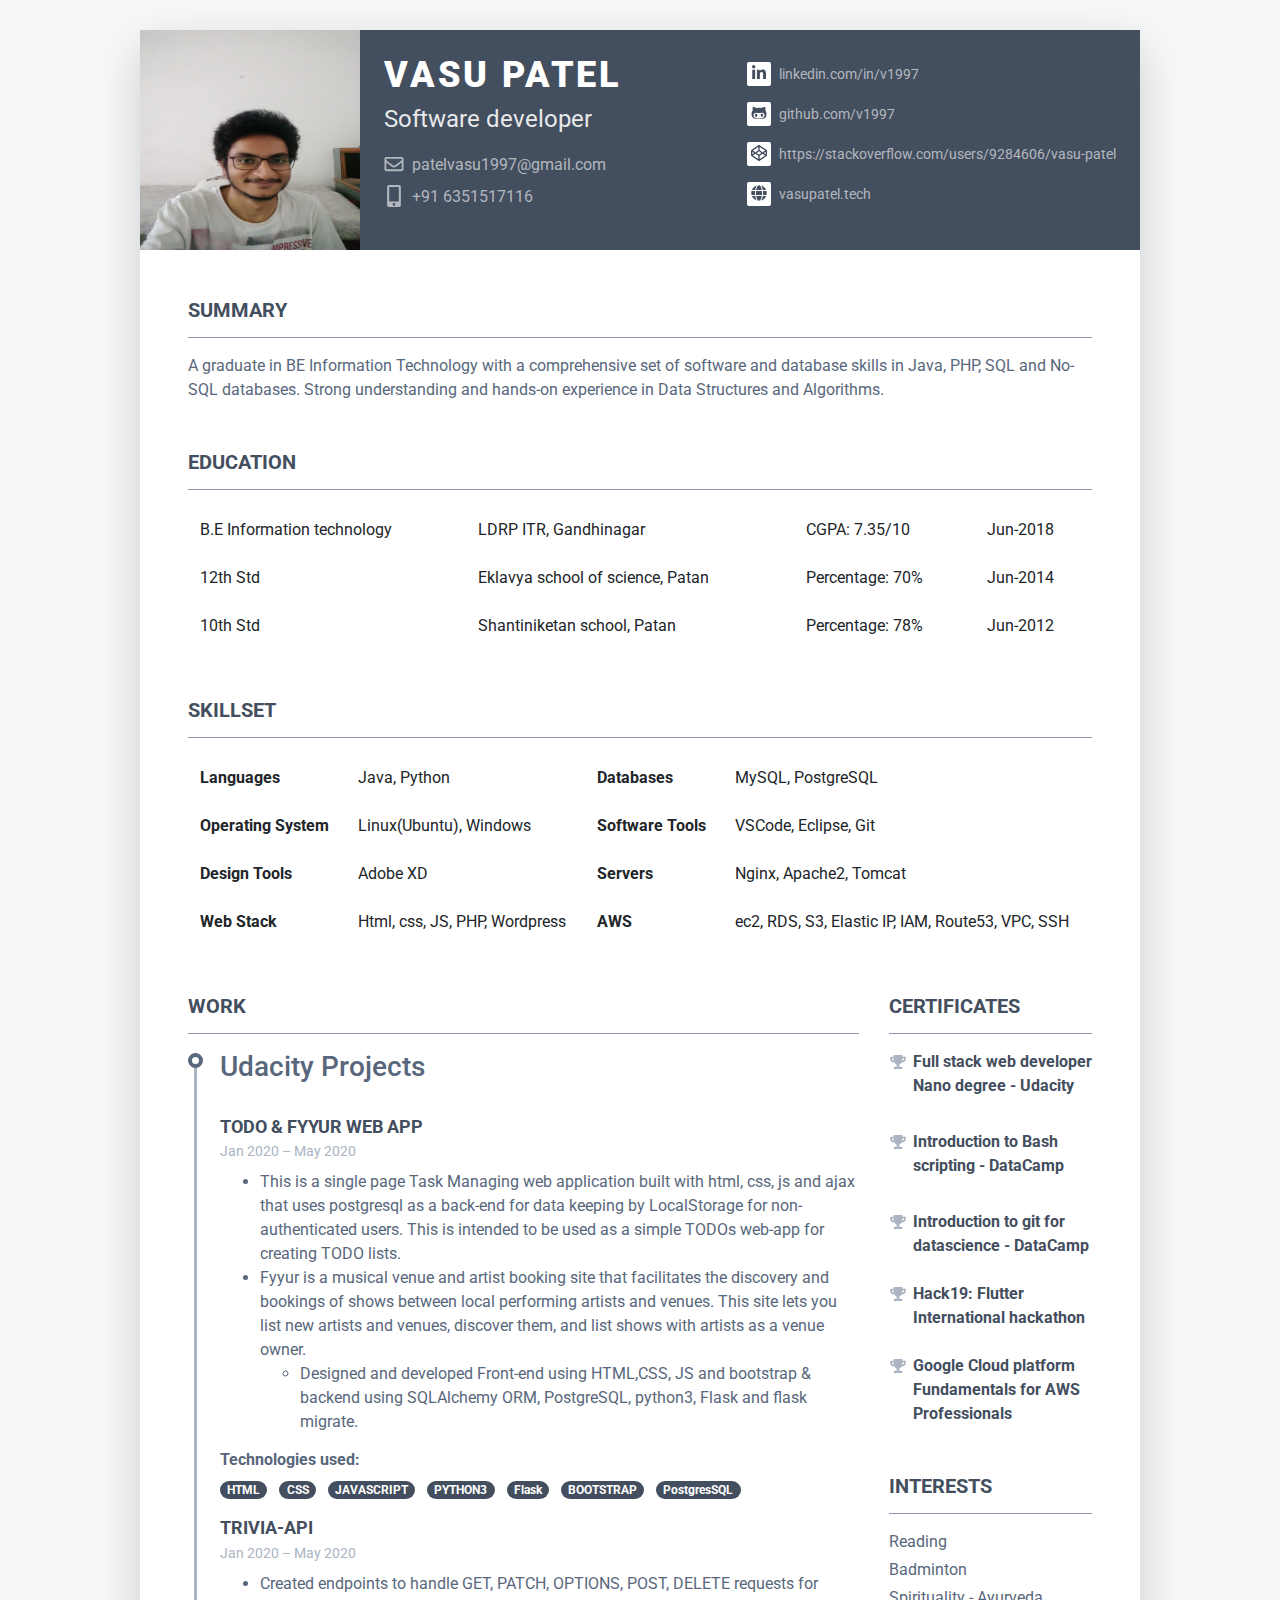
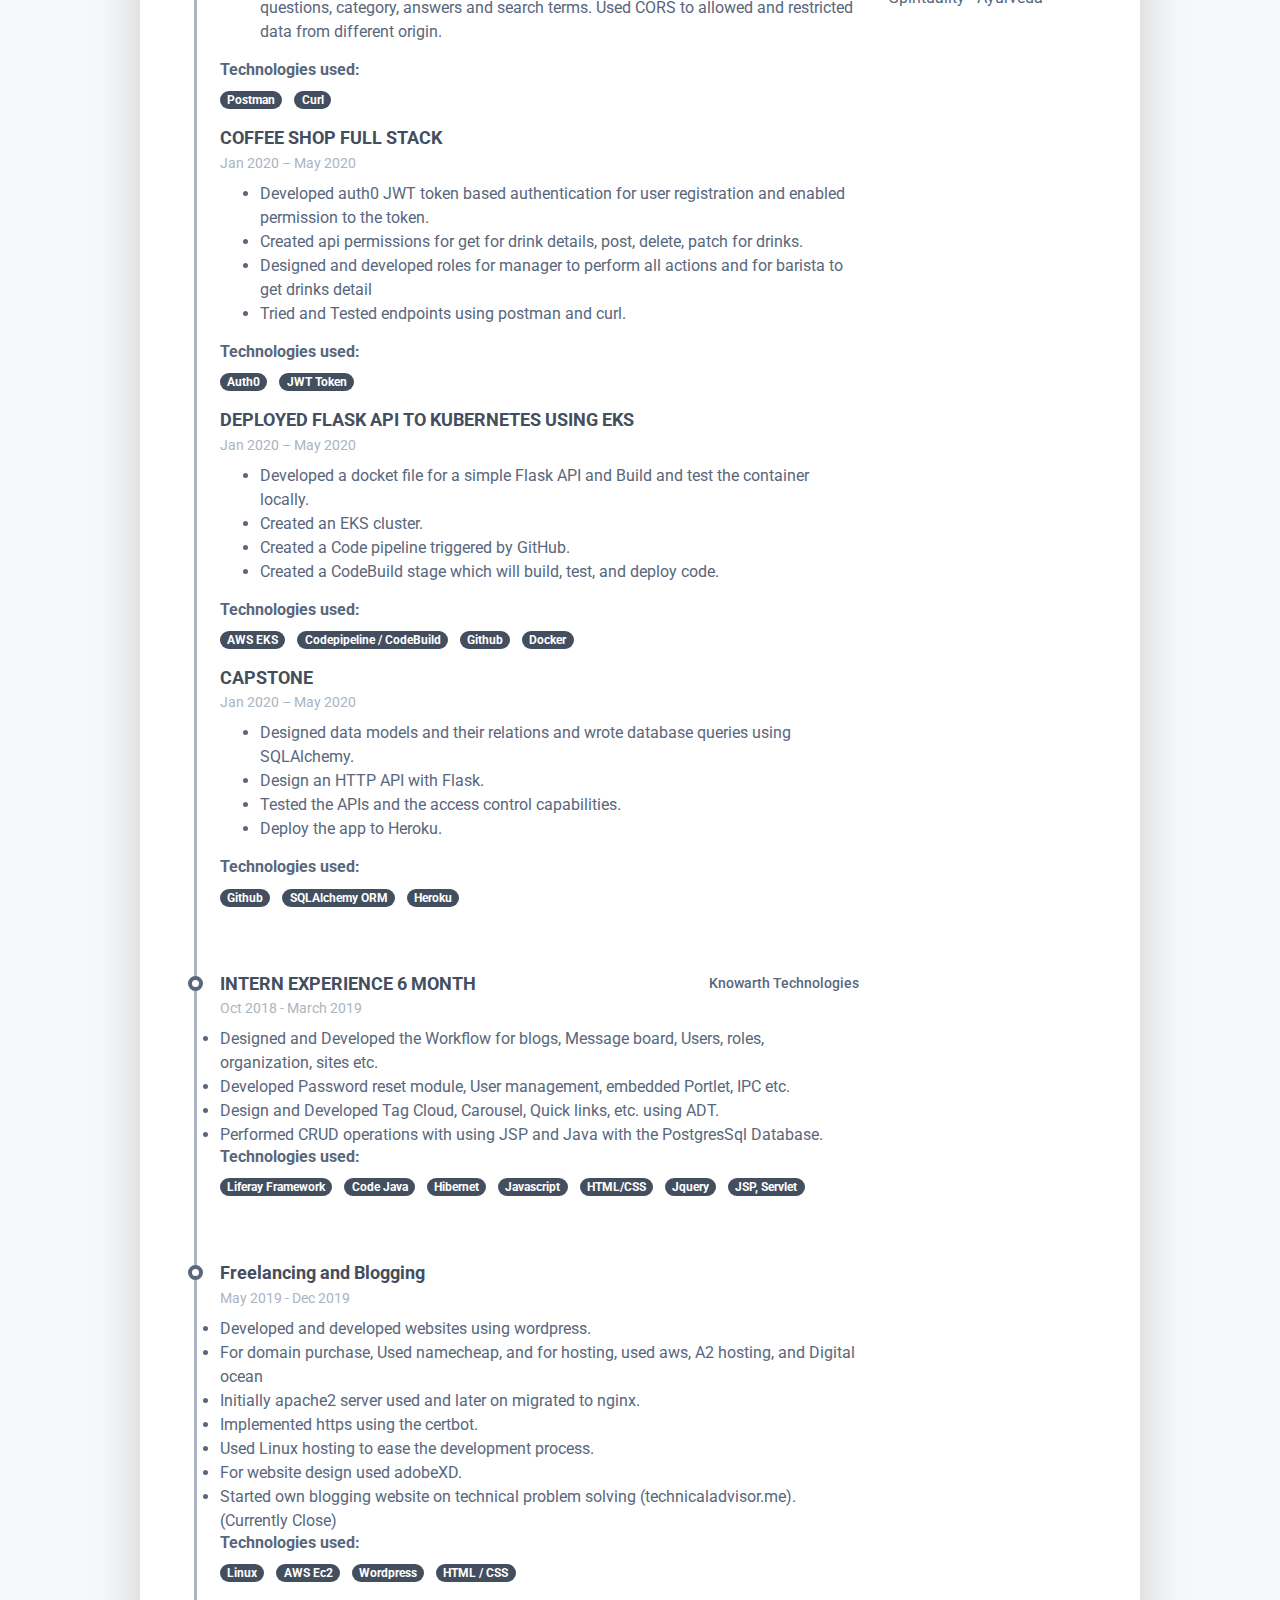
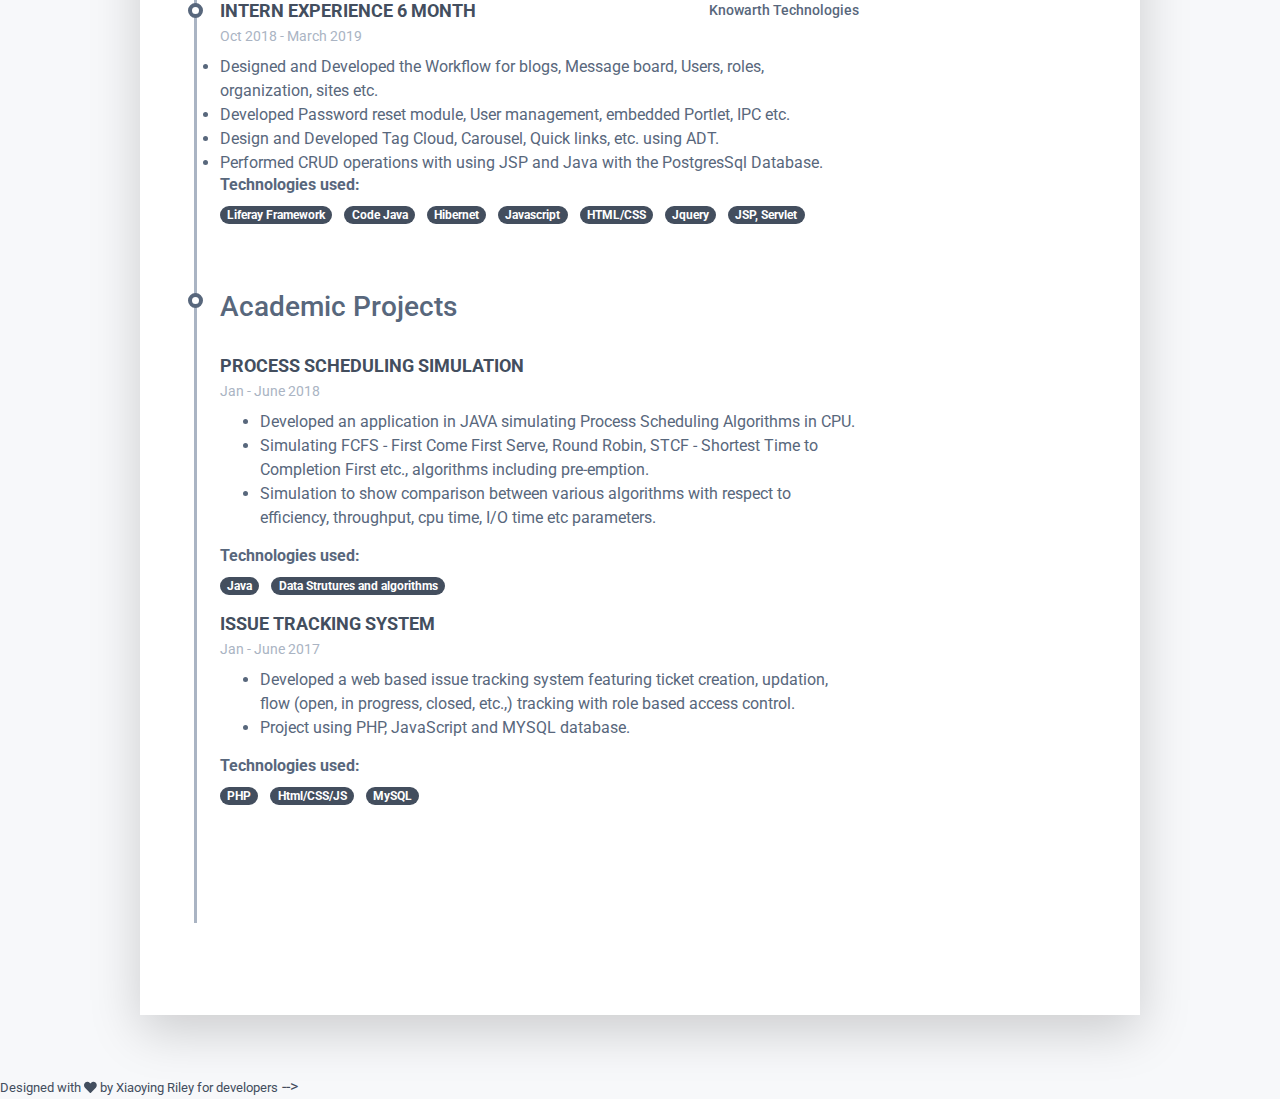
<file: index.html>
<!DOCTYPE html>
<html lang="en"> 
<head>
    <title>Vasu - resume</title>
    
    <!-- Meta -->
    <meta charset="utf-8">
    <meta http-equiv="X-UA-Compatible" content="IE=edge">
    <meta name="viewport" content="width=device-width, initial-scale=1.0">
    <meta name="description" content="Responsive Resume Template">
    <meta name="author" content="Xiaoying Riley at 3rd Wave Media">    
    <link rel="shortcut icon" href="favicon.ico"> 
    
    <!-- Google Font -->
    <link href="https://fonts.googleapis.com/css?family=Roboto:300,400,500,700,900" rel="stylesheet">
    
    <!-- FontAwesome JS-->
	<script defer src="assets/fontawesome/js/all.min.js"></script>
       
    <!-- Theme CSS -->  
    <link id="theme-style" rel="stylesheet" href="assets/css/pillar-1.css">


</head> 

<body>	

    <article class="resume-wrapper text-center position-relative">
	    <div class="resume-wrapper-inner mx-auto text-left bg-white shadow-lg">
		    <header class="resume-header pt-4 pt-md-0">
			    <div class="media flex-column flex-md-row">
				    <img class="mr-3 img-fluid picture mx-auto" src="assets/images/profile1.jpg" style="max-height: 220px;" alt="">
				    <div class="media-body p-4 d-flex flex-column flex-md-row mx-auto mx-lg-0">
					    <div class="primary-info">
						    <h1 class="name mt-0 mb-1 text-white text-uppercase text-uppercase">Vasu Patel</h1>
						    <div class="title mb-3">Software developer</div>
						    <ul class="list-unstyled">
							    <li class="mb-2"><a href="#"><i class="far fa-envelope fa-fw mr-2" data-fa-transform="grow-3"></i>patelvasu1997@gmail.com</a></li>
							    <li><a href="#"><i class="fas fa-mobile-alt fa-fw mr-2" data-fa-transform="grow-6"></i>+91 6351517116</a></li>
						    </ul>
					    </div><!--//primary-info-->
					    <div class="secondary-info ml-md-auto mt-2">
						    <ul class="resume-social list-unstyled">
				                <li class="mb-3"><a href="#"><span class="fa-container text-center mr-2"><i class="fab fa-linkedin-in fa-fw"></i></span>linkedin.com/in/v1997</a></li>
				                <li class="mb-3"><a href="#"><span class="fa-container text-center mr-2"><i class="fab fa-github-alt fa-fw"></i></span>github.com/v1997</a></li>
				                <li class="mb-3"><a href="#"><span class="fa-container text-center mr-2"><i class="fab fa-codepen fa-fw"></i></span>https://stackoverflow.com/users/9284606/vasu-patel</a></li>
				                <li><a href="#"><span class="fa-container text-center mr-2"><i class="fas fa-globe"></i></span>vasupatel.tech</a></li>
						    </ul>
					    </div><!--//secondary-info-->
					    
				    </div><!--//media-body-->
			    </div><!--//media-->
		    </header>
		    <div class="resume-body p-5">
			    <section class="resume-section summary-section mb-5">
				    <h2 class="resume-section-title text-uppercase font-weight-bold pb-3 mb-3">Summary</h2>
				    <div class="resume-section-content">
					    <p class="mb-0">A graduate in BE Information Technology with a comprehensive set of software and database skills in Java, PHP, SQL and No-SQL databases. Strong understanding and hands-on experience in Data Structures and Algorithms. </p>
				    </div>
				</section><!--//summary-section-->
				
				<section class="resume-section summary-section mb-5">
				    <h2 class="resume-section-title text-uppercase font-weight-bold pb-3 mb-3">Education</h2>
				    <table class="table">
						<tr>
							<td>B.E Information technology</td>
							<td>LDRP ITR, Gandhinagar</td>
							<td>CGPA: 7.35/10</td>
							<td>Jun-2018</td>
						</tr>
						<tr>
							<td>12th Std</td>
							<td>Eklavya school of science, Patan </td>
							<td>Percentage: 70%</td>
							<td>Jun-2014</td>
						</tr>
						<tr>
							<td>10th Std</td>
							<td>Shantiniketan school, Patan</td>
							<td>Percentage: 78%</td> 
							<td>Jun-2012</td>
						</tr>
					</table>
				</section><!-- Educational background	 -->
				<section class="resume-section summary-section mb-5">
				    <h2 class="resume-section-title text-uppercase font-weight-bold pb-3 mb-3">SKILLSET</h2>
				    <table class="table">
						<tr>
							<th>Languages</th>
							<td>Java, Python</td>

							<th>Databases</th>
							<td>MySQL, PostgreSQL</td>
						</tr>
						<tr>
							<th>Operating System</th>
							<td>Linux(Ubuntu), Windows</td>
							<th>Software Tools</th>
							<td>VSCode, Eclipse, Git</td>
						</tr>
						<tr>
							<th>Design Tools</th> 
							<td>Adobe XD</td>
							<th>Servers</th> 
							<td>Nginx, Apache2, Tomcat</td>
						</tr>
						<tr>
							<th>Web Stack</th>
							<td>Html, css, JS, PHP, Wordpress</td>
							<th>AWS</th> 
							<td>ec2, RDS, S3, Elastic IP, IAM, Route53, VPC, SSH</td>
							
						</tr>
					</table>
				</section><!-- Educational background	 -->
			    <div class="row">
				    <div class="col-lg-9">
					    <section class="resume-section experience-section mb-5">
						    <h2 class="resume-section-title text-uppercase font-weight-bold pb-3 mb-3">Work</h2>
						    <div class="resume-section-content">
							    <div class="resume-timeline position-relative">
								    <article class="resume-timeline-item position-relative pb-5">
									    
									    <div class="resume-timeline-item-header mb-2">
											<h3>Udacity Projects</h3><br>
										    <div class="d-flex flex-column flex-md-row">
										        <h3 class="resume-position-title font-weight-bold mb-1">TODO & FYYUR WEB APP </h3>
										        <!-- <div class="resume-company-name ml-auto">UDACITY</div> -->
										    </div><!--//row-->
										    <div class="resume-position-time">Jan 2020 – May 2020</div>
									    </div><!--//resume-timeline-item-header-->
									    <div class="resume-timeline-item-desc">
										   <ul> <li>This is a single page Task Managing web application built with html, css, js and ajax that
											    uses postgresql as a back-end for data keeping by LocalStorage for non-authenticated users. 
											   This is intended to be used as a simple TODOs web-app for creating TODO lists.
											</li>
											<li>
												Fyyur is a musical venue and artist booking site that facilitates the discovery and bookings 
												of shows between local performing artists and venues.
												 This site lets you list new artists and venues, discover them, and list shows with 
												 artists as a venue owner.
												 <ul>
													 <li>Designed and developed Front-end using HTML,CSS, JS and bootstrap & backend using SQLAlchemy ORM, PostgreSQL, python3, Flask and flask migrate.</li>
												</ul>
											</li>
											
											</ul>
										    <!-- <h4 class="resume-timeline-item-desc-heading font-weight-bold">Achievements:</h4>
										    <p>Praesentium voluptatum deleniti atque corrupti quos dolores et quas molestias excepturi sint occaecati cupiditate non provident.</p>
										    <ul>
											    <li>Lorem ipsum dolor sit amet, 80% consectetuer adipiscing elit.</li>
											    <li>At vero eos et accusamus et iusto odio dignissimos.</li>
											    <li>Blanditiis praesentium voluptatum deleniti atque corrupti.</li>
											    <li>Maecenas tempus tellus eget.</li>
										    </ul> -->
										    <h4 class="resume-timeline-item-desc-heading font-weight-bold">Technologies used:</h4>
										    <ul class="list-inline">
											    <li class="list-inline-item"><span class="badge badge-primary badge-pill">HTML</span></li>
											    <li class="list-inline-item"><span class="badge badge-primary badge-pill">CSS</span></li>
											    <li class="list-inline-item"><span class="badge badge-primary badge-pill">JAVASCRIPT</span></li>
												<li class="list-inline-item"><span class="badge badge-primary badge-pill">PYTHON3</span></li>
												<li class="list-inline-item"><span class="badge badge-primary badge-pill">Flask</span></li>
											    <li class="list-inline-item"><span class="badge badge-primary badge-pill">BOOTSTRAP</span></li>
											    <li class="list-inline-item"><span class="badge badge-primary badge-pill">PostgresSQL</span></li>
										    </ul>
										</div><!--//resume-timeline-item-desc-->
										
										<div class="resume-timeline-item-header mb-2">
										    <div class="d-flex flex-column flex-md-row">
										        <h3 class="resume-position-title font-weight-bold mb-1">TRIVIA-API</h3>
										        <!-- <div class="resume-company-name ml-auto">Flask, Postgres, SQLAlchemy</div> -->
										    </div><!--//row-->
										    <div class="resume-position-time">Jan 2020 – May 2020</div>
									    </div><!--//resume-timeline-item-header-->
									    <div class="resume-timeline-item-desc">
										    <ul><li>Created endpoints to handle GET, PATCH, OPTIONS, POST, DELETE requests for questions, category, answers and
												search terms. Used CORS to allowed and restricted data from different origin.</li>
											</ul>
										    <!-- <h4 class="resume-timeline-item-desc-heading font-weight-bold">Achievements:</h4>
										    <p>Praesentium voluptatum deleniti atque corrupti quos dolores et quas molestias excepturi sint occaecati cupiditate non provident.</p>
										    <ul>
											    <li>Lorem ipsum dolor sit amet, 80% consectetuer adipiscing elit.</li>
											    <li>At vero eos et accusamus et iusto odio dignissimos.</li>
											    <li>Blanditiis praesentium voluptatum deleniti atque corrupti.</li>
											    <li>Maecenas tempus tellus eget.</li>
										    </ul> -->
										    <h4 class="resume-timeline-item-desc-heading font-weight-bold">Technologies used:</h4>
										    <ul class="list-inline">
											    <li class="list-inline-item"><span class="badge badge-primary badge-pill">Postman</span></li>
											    <li class="list-inline-item"><span class="badge badge-primary badge-pill">Curl</span></li>
										    </ul>
									    </div><!--//resume-timeline-item-desc-->
										<div class="resume-timeline-item-header mb-2">
										    <div class="d-flex flex-column flex-md-row">
										        <h3 class="resume-position-title font-weight-bold mb-1">COFFEE SHOP FULL STACK</h3>
										        <!-- <div class="resume-company-name ml-auto">Flask, Postgres, SQLAlchemy</div> -->
										    </div><!--//row-->
										    <div class="resume-position-time">Jan 2020 – May 2020</div>
									    </div><!--//resume-timeline-item-header-->
									    <div class="resume-timeline-item-desc">
										    <ul>
												<li>Developed auth0 JWT token based authentication for user registration and enabled permission to the token.</li>
												<li>Created api permissions for get for drink details, post, delete, patch for drinks. </li>
												<li>Designed and developed roles for manager to perform all actions and for barista to get drinks detail</li>
												<li>Tried and Tested endpoints using postman and curl.</li>
										    </ul>
										   
										    <h4 class="resume-timeline-item-desc-heading font-weight-bold">Technologies used:</h4>
										    <ul class="list-inline">
											    <li class="list-inline-item"><span class="badge badge-primary badge-pill">Auth0</span></li>
											    <li class="list-inline-item"><span class="badge badge-primary badge-pill">JWT Token</span></li>
										    </ul>
									    </div><!--//resume-timeline-item-desc-->
										
										<div class="resume-timeline-item-header mb-2">
										    <div class="d-flex flex-column flex-md-row">
										        <h3 class="resume-position-title font-weight-bold mb-1">DEPLOYED FLASK API TO KUBERNETES USING EKS</h3>
										        <!-- <div class="resume-company-name ml-auto">Flask, Postgres, SQLAlchemy</div> -->
										    </div><!--//row-->
										    <div class="resume-position-time">Jan 2020 – May 2020</div>
									    </div><!--//resume-timeline-item-header-->
									    <div class="resume-timeline-item-desc">
										    <ul>
												<li>Developed a docket file for a simple Flask API and Build and test the container locally.</li>
												<li>Created an EKS cluster. </li>
												<li>Created a Code pipeline triggered by GitHub.</li>
												<li>Created a CodeBuild stage which will build, test, and deploy code.</li>
										    </ul>
										   
										    <h4 class="resume-timeline-item-desc-heading font-weight-bold">Technologies used:</h4>
										    <ul class="list-inline">
											    <li class="list-inline-item"><span class="badge badge-primary badge-pill">AWS EKS</span></li>
												<li class="list-inline-item"><span class="badge badge-primary badge-pill">Codepipeline / CodeBuild</span></li>
												<li class="list-inline-item"><span class="badge badge-primary badge-pill">Github</span></li>
												<li class="list-inline-item"><span class="badge badge-primary badge-pill">Docker</span></li>

										    </ul>
									    </div><!--//resume-timeline-item-desc-->

										<div class="resume-timeline-item-header mb-2">
										    <div class="d-flex flex-column flex-md-row">
										        <h3 class="resume-position-title font-weight-bold mb-1">CAPSTONE</h3>
										        <!-- <div class="resume-company-name ml-auto">Flask, Postgres, SQLAlchemy</div> -->
										    </div><!--//row-->
										    <div class="resume-position-time">Jan 2020 – May 2020</div>
									    </div><!--//resume-timeline-item-header-->
									    <div class="resume-timeline-item-desc">
										    <ul>
												<li>Designed data models and their relations and wrote database queries using SQLAlchemy.</li>
												<li>Design an HTTP API with Flask.</li>
												<li>Tested the APIs and the access control capabilities.</li>
												<li>Deploy the app to Heroku.</li>
										    </ul>
										   
										    <h4 class="resume-timeline-item-desc-heading font-weight-bold">Technologies used:</h4>
										    <ul class="list-inline">
												<li class="list-inline-item"><span class="badge badge-primary badge-pill">Github</span></li>
												<li class="list-inline-item"><span class="badge badge-primary badge-pill">SQLAlchemy ORM</span></li>
											    <li class="list-inline-item"><span class="badge badge-primary badge-pill">Heroku</span></li>
										    </ul>
									    </div><!--//resume-timeline-item-desc-->

								    </article><!--//resume-timeline-item-->
								    			    <article class="resume-timeline-item position-relative pb-5">
									    
									    <div class="resume-timeline-item-header mb-2">
										    <div class="d-flex flex-column flex-md-row">
										        <h3 class="resume-position-title font-weight-bold mb-1">INTERN EXPERIENCE 6 MONTH </h3>
										        <div class="resume-company-name ml-auto">Knowarth Technologies</div>
										    </div><!--//row-->
										    <div class="resume-position-time">Oct 2018 - March 2019</div>
									    </div><!--//resume-timeline-item-header-->
									    <div class="resume-timeline-item-desc">
											<li>Designed and Developed the Workflow for blogs, Message board, Users, roles, organization, sites etc.</li>
											<li>Developed Password reset module, User management, embedded Portlet, IPC etc.</li>
											<li>Design and Developed Tag Cloud, Carousel, Quick links, etc. using ADT.</li>
											<li>Performed CRUD operations with using JSP and Java with the PostgresSql Database.</li>
											<h4 class="resume-timeline-item-desc-heading font-weight-bold">Technologies used:</h4>
										    <ul class="list-inline">
											    <li class="list-inline-item"><span class="badge badge-primary badge-pill">Liferay Framework</span></li>
											    <li class="list-inline-item"><span class="badge badge-primary badge-pill">Code Java</span></li>
											    <li class="list-inline-item"><span class="badge badge-primary badge-pill">Hibernet</span></li>
											    <li class="list-inline-item"><span class="badge badge-primary badge-pill">Javascript</span></li>
											    <li class="list-inline-item"><span class="badge badge-primary badge-pill">HTML/CSS</span></li>
												<li class="list-inline-item"><span class="badge badge-primary badge-pill">Jquery</span></li>
												<li class="list-inline-item"><span class="badge badge-primary badge-pill">JSP, Servlet</span></li>	
										    </ul>
									    </div><!--//resume-timeline-item-desc-->

									</article><!--//resume-timeline-item-->
									<article class="resume-timeline-item position-relative pb-5">
									    
									    <div class="resume-timeline-item-header mb-2">
										    <div class="d-flex flex-column flex-md-row">
										        <h3 class="resume-position-title font-weight-bold mb-1">Freelancing and Blogging</h3>
										    </div><!--//row-->
										    <div class="resume-position-time">May 2019 - Dec 2019</div>
									    </div><!--//resume-timeline-item-header-->
									    <div class="resume-timeline-item-desc">
											<li>Developed and developed websites using wordpress.</li>
											<li>For domain purchase, Used namecheap, and for hosting, used aws, A2 hosting, and Digital ocean</li>
											<li>Initially apache2 server used and later on migrated to nginx.</li>
											<li>Implemented https using the certbot.</li>
											<li>Used Linux hosting to ease the development process.</li>
											<li>For website design used adobeXD.</li>
											<li>Started own blogging website on technical problem solving (technicaladvisor.me).(Currently Close)</li>
											<h4 class="resume-timeline-item-desc-heading font-weight-bold">Technologies used:</h4>
										    <ul class="list-inline">
											    <li class="list-inline-item"><span class="badge badge-primary badge-pill">Linux</span></li>
											    <li class="list-inline-item"><span class="badge badge-primary badge-pill">AWS Ec2</span></li>
											    <li class="list-inline-item"><span class="badge badge-primary badge-pill">Wordpress</span></li>
											    <li class="list-inline-item"><span class="badge badge-primary badge-pill">HTML / CSS</span></li>
										    </ul>
									    </div><!--//resume-timeline-item-desc-->


								    <article class="resume-timeline-item position-relative pb-5">
									    
									    <div class="resume-timeline-item-header mb-2">
										    <div class="d-flex flex-column flex-md-row">
										        <h3 class="resume-position-title font-weight-bold mb-1">INTERN EXPERIENCE 6 MONTH </h3>
										        <div class="resume-company-name ml-auto">Knowarth Technologies</div>
										    </div><!--//row-->
										    <div class="resume-position-time">Oct 2018 - March 2019</div>
									    </div><!--//resume-timeline-item-header-->
									    <div class="resume-timeline-item-desc">
											<li>Designed and Developed the Workflow for blogs, Message board, Users, roles, organization, sites etc.</li>
											<li>Developed Password reset module, User management, embedded Portlet, IPC etc.</li>
											<li>Design and Developed Tag Cloud, Carousel, Quick links, etc. using ADT.</li>
											<li>Performed CRUD operations with using JSP and Java with the PostgresSql Database.</li>
											<h4 class="resume-timeline-item-desc-heading font-weight-bold">Technologies used:</h4>
										    <ul class="list-inline">
											    <li class="list-inline-item"><span class="badge badge-primary badge-pill">Liferay Framework</span></li>
											    <li class="list-inline-item"><span class="badge badge-primary badge-pill">Code Java</span></li>
											    <li class="list-inline-item"><span class="badge badge-primary badge-pill">Hibernet</span></li>
											    <li class="list-inline-item"><span class="badge badge-primary badge-pill">Javascript</span></li>
											    <li class="list-inline-item"><span class="badge badge-primary badge-pill">HTML/CSS</span></li>
												<li class="list-inline-item"><span class="badge badge-primary badge-pill">Jquery</span></li>
												<li class="list-inline-item"><span class="badge badge-primary badge-pill">JSP, Servlet</span></li>	
										    </ul>
									    </div><!--//resume-timeline-item-desc-->

								    </article><!--//resume-timeline-item-->
								    
								    <article class="resume-timeline-item position-relative pb-5">
									    <h3>Academic Projects</h3><br>
									    <div class="resume-timeline-item-header mb-2">
										    <div class="d-flex flex-column flex-md-row">
												
										        <h3 class="resume-position-title font-weight-bold mb-1">PROCESS SCHEDULING SIMULATION</h3>
										        <!-- <div class="resume-company-name ml-auto">To-do Lists</div> -->
										    </div><!--//row-->
										    <div class="resume-position-time">Jan - June 2018</div>
									    </div><!--//resume-timeline-item-header-->
									    <div class="resume-timeline-item-desc">
											<ul>
												<li>Developed an application in JAVA simulating Process Scheduling Algorithms in CPU. </li>
												<li>Simulating FCFS - First Come First Serve, Round Robin, STCF - Shortest Time to Completion First etc., algorithms
													including pre-emption. </li>
												<li>Simulation to show comparison between various algorithms with respect to efficiency, throughput, cpu time, I/O
													time etc parameters. </li>
											</ul>
											<h4 class="resume-timeline-item-desc-heading font-weight-bold">Technologies used:</h4>
										    <ul class="list-inline">
											    <li class="list-inline-item"><span class="badge badge-primary badge-pill">Java</span></li>
											    <li class="list-inline-item"><span class="badge badge-primary badge-pill">Data Strutures and algorithms</span></li>
										    </ul>
									    </div><!--//resume-timeline-item-desc-->

										<div class="resume-timeline-item-header mb-2">
										    <div class="d-flex flex-column flex-md-row">
										        <h3 class="resume-position-title font-weight-bold mb-1">ISSUE TRACKING SYSTEM</h3>
										        <!-- <div class="resume-company-name ml-auto">To-do Lists</div> -->
										    </div><!--//row-->
										    <div class="resume-position-time">Jan - June 2017</div>
									    </div><!--//resume-timeline-item-header-->
									    <div class="resume-timeline-item-desc">
											<ul>
												<li>Developed a web based issue tracking system featuring ticket creation, updation, flow (open, in progress, closed,
													etc.,) tracking with role based access control.</li>
												<li>Project using PHP, JavaScript and MYSQL database. </li>
											</ul>
											<h4 class="resume-timeline-item-desc-heading font-weight-bold">Technologies used:</h4>
										    <ul class="list-inline">
											    <li class="list-inline-item"><span class="badge badge-primary badge-pill">PHP</span></li>
												<li class="list-inline-item"><span class="badge badge-primary badge-pill">Html/CSS/JS</span></li>
												<li class="list-inline-item"><span class="badge badge-primary badge-pill">MySQL</span></li>
										    </ul>
									    </div><!--//resume-timeline-item-desc-->
								    </article><!--//resume-timeline-item-->
							    </div><!--//resume-timeline-->
						    </div>
					    </section><!--//experience-section-->
				    </div>
				    <div class="col-lg-3">
					    <section class="resume-section skills-section mb-5">					
					    <section class="resume-section reference-section mb-5">
						    <h2 class="resume-section-title text-uppercase font-weight-bold pb-3 mb-3">Certificates</h2>
						    <div class="resume-section-content">
							    <ul class="list-unstyled resume-awards-list">
									<li class="mb-2 pl-4 position-relative">
								        <i class="resume-award-icon fas fa-trophy position-absolute" data-fa-transform="shrink-2"></i>
								        <div class="resume-award-name">Full stack web developer Nano degree - Udacity</div>
								    </li><br>
								    <li class="mb-2 pl-4 position-relative">
								        <i class="resume-award-icon fas fa-trophy position-absolute" data-fa-transform="shrink-2"></i>
								        <div class="resume-award-name">Introduction to Bash scripting - DataCamp</div>
								    </li><br>
								    <li class="mb-0 pl-4 position-relative">
								        <i class="resume-award-icon fas fa-trophy position-absolute" data-fa-transform="shrink-2"></i>
								        <div class="resume-award-name">Introduction to git for datascience - DataCamp</div>
									</li><br>
									<li class="mb-0 pl-4 position-relative">
								        <i class="resume-award-icon fas fa-trophy position-absolute" data-fa-transform="shrink-2"></i>
								        <div class="resume-award-name">Hack19: Flutter International hackathon</div>
									</li><br>
									<li class="mb-0 pl-4 position-relative">
								        <i class="resume-award-icon fas fa-trophy position-absolute" data-fa-transform="shrink-2"></i>
								        <div class="resume-award-name">Google Cloud platform Fundamentals for AWS Professionals</div>
									</li>
									
							    </ul>
						    </div>
					    </section><!--//interests-section-->
					  
					    <section class="resume-section interests-section mb-5">
						    <h2 class="resume-section-title text-uppercase font-weight-bold pb-3 mb-3">Interests</h2>
						    <div class="resume-section-content">
							    <ul class="list-unstyled">
								    <li class="mb-1">Reading</li>
								    <li class="mb-1">Badminton</li>
								    <li class="mb-1">Spirituality - Ayurveda</li>
							    </ul>
						    </div>
					    </section><!--//interests-section-->
					    
				    </div>
			    </div><!--//row-->
		    </div><!--//resume-body-->   
	    </div>
    </article>  

    
    <!-- <footer class="footer text-center pt-2 pb-5">
	    <!--/* This template is free as long as you keep the footer attribution link. If you'd like to use the template without the attribution link, you can buy the commercial license via our website: themes.3rdwavemedia.com Thank you for your support. :) */-->
        <small class="copyright">Designed with <i class="fas fa-heart"></i> by <a href="http://themes.3rdwavemedia.com" target="_blank">Xiaoying Riley</a> for developers</small>
    </footer> -->

    

</body>
</html>
</file>
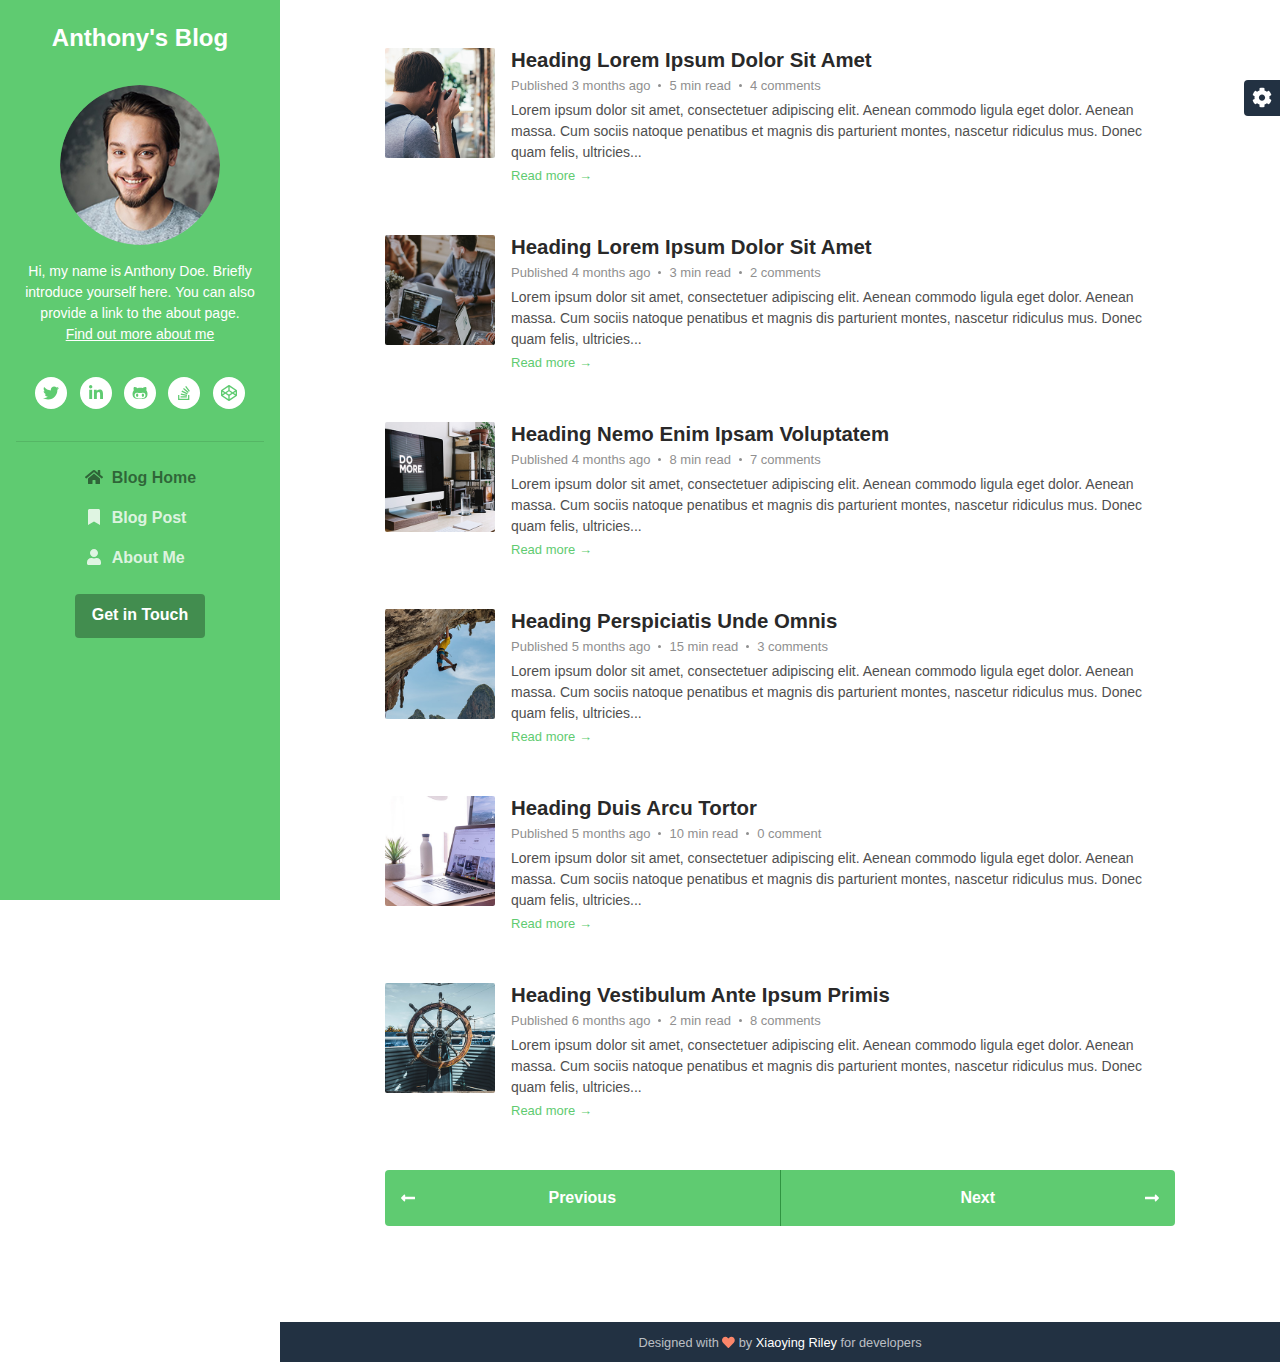
<file: blog-list.html>
<!DOCTYPE html>
<html lang="en"> 
<head>
    <title>Bootstrap 4 Blog Template For Developers</title>
    
    <!-- Meta -->
    <meta charset="utf-8">
    <meta http-equiv="X-UA-Compatible" content="IE=edge">
    <meta name="viewport" content="width=device-width, initial-scale=1.0">
    <meta name="description" content="Blog Template">
    <meta name="author" content="Xiaoying Riley at 3rd Wave Media">    
    <link rel="shortcut icon" href="favicon.ico"> 
    
    <!-- FontAwesome JS-->
	<script defer src="assets/fontawesome/js/all.min.js"></script>
    
    <!-- Theme CSS -->  
    <link id="theme-style" rel="stylesheet" href="assets/css/theme-1.css">

</head> 

<body>
    
    <header class="header text-center">	    
	    <h1 class="blog-name pt-lg-4 mb-0"><a href="index.html">Anthony's Blog</a></h1>
        
	    <nav class="navbar navbar-expand-lg navbar-dark" >
           
			<button class="navbar-toggler" type="button" data-toggle="collapse" data-target="#navigation" aria-controls="navigation" aria-expanded="false" aria-label="Toggle navigation">
			<span class="navbar-toggler-icon"></span>
			</button>

			<div id="navigation" class="collapse navbar-collapse flex-column" >
				<div class="profile-section pt-3 pt-lg-0">
				    <img class="profile-image mb-3 rounded-circle mx-auto" src="assets/images/profile.png" alt="image" >			
					
					<div class="bio mb-3">Hi, my name is Anthony Doe. Briefly introduce yourself here. You can also provide a link to the about page.<br><a href="about.html">Find out more about me</a></div><!--//bio-->
					<ul class="social-list list-inline py-3 mx-auto">
			            <li class="list-inline-item"><a href="#"><i class="fab fa-twitter fa-fw"></i></a></li>
			            <li class="list-inline-item"><a href="#"><i class="fab fa-linkedin-in fa-fw"></i></a></li>
			            <li class="list-inline-item"><a href="#"><i class="fab fa-github-alt fa-fw"></i></a></li>
			            <li class="list-inline-item"><a href="#"><i class="fab fa-stack-overflow fa-fw"></i></a></li>
			            <li class="list-inline-item"><a href="#"><i class="fab fa-codepen fa-fw"></i></a></li>
			        </ul><!--//social-list-->
			        <hr> 
				</div><!--//profile-section-->
				
				<ul class="navbar-nav flex-column text-left">
					<li class="nav-item active">
					    <a class="nav-link" href="index.html"><i class="fas fa-home fa-fw mr-2"></i>Blog Home <span class="sr-only">(current)</span></a>
					</li>
					<li class="nav-item">
					    <a class="nav-link" href="blog-post.html"><i class="fas fa-bookmark fa-fw mr-2"></i>Blog Post</a>
					</li>
					<li class="nav-item">
					    <a class="nav-link" href="about.html"><i class="fas fa-user fa-fw mr-2"></i>About Me</a>
					</li>
				</ul>
				
				<div class="my-2 my-md-3">
				    <a class="btn btn-primary" href="https://themes.3rdwavemedia.com/" target="_blank">Get in Touch</a>
				</div>
			</div>
		</nav>
    </header>
    
    <div class="main-wrapper">
	    
	    <section class="blog-list px-3 py-5 p-md-5">
		    <div class="container">
			    <div class="item mb-5">
				    <div class="media">
					    <img class="mr-3 img-fluid post-thumb d-none d-md-flex" src="assets/images/blog/blog-post-thumb-7.jpg" alt="image">
					    <div class="media-body">
						    <h3 class="title mb-1"><a href="blog-post.html">Heading Lorem Ipsum Dolor Sit Amet</a></h3>
						    <div class="meta mb-1"><span class="date">Published 3 months ago</span><span class="time">5 min read</span><span class="comment"><a href="#">4 comments</a></span></div>
						    <div class="intro">Lorem ipsum dolor sit amet, consectetuer adipiscing elit. Aenean commodo ligula eget dolor. Aenean massa. Cum sociis natoque penatibus et magnis dis parturient montes, nascetur ridiculus mus. Donec quam felis, ultricies...</div>
						    <a class="more-link" href="blog-post.html">Read more &rarr;</a>
					    </div><!--//media-body-->
				    </div><!--//media-->
			    </div><!--//item-->
			    <div class="item mb-5">
				    <div class="media">
					    <img class="mr-3 img-fluid post-thumb d-none d-md-flex" src="assets/images/blog/blog-post-thumb-8.jpg" alt="image">
					    <div class="media-body">
						    <h3 class="title mb-1"><a href="blog-post.html">Heading Lorem Ipsum Dolor Sit Amet</a></h3>
						    <div class="meta mb-1"><span class="date">Published 4 months ago</span><span class="time">3 min read</span><span class="comment"><a href="#">2 comments</a></span></div>
						    <div class="intro">Lorem ipsum dolor sit amet, consectetuer adipiscing elit. Aenean commodo ligula eget dolor. Aenean massa. Cum sociis natoque penatibus et magnis dis parturient montes, nascetur ridiculus mus. Donec quam felis, ultricies...</div>
						    <a class="more-link" href="blog-post.html">Read more &rarr;</a>
					    </div><!--//media-body-->
				    </div><!--//media-->
			    </div><!--//item-->
			    
			    <div class="item mb-5">
				    <div class="media">
					    <img class="mr-3 img-fluid post-thumb d-none d-md-flex" src="assets/images/blog/blog-post-thumb-9.jpg" alt="image">
					    <div class="media-body">
						    <h3 class="title mb-1"><a href="blog-post.html">Heading Nemo Enim Ipsam Voluptatem </a></h3>
						    <div class="meta mb-1"><span class="date">Published 4 months ago</span><span class="time">8 min read</span><span class="comment"><a href="#">7 comments</a></span></div>
						    <div class="intro">Lorem ipsum dolor sit amet, consectetuer adipiscing elit. Aenean commodo ligula eget dolor. Aenean massa. Cum sociis natoque penatibus et magnis dis parturient montes, nascetur ridiculus mus. Donec quam felis, ultricies...</div>
						    <a class="more-link" href="blog-post.html">Read more &rarr;</a>
					    </div><!--//media-body-->
				    </div><!--//media-->
			    </div><!--//item-->
			    <div class="item mb-5">
				    <div class="media">
					    <img class="mr-3 img-fluid post-thumb d-none d-md-flex" src="assets/images/blog/blog-post-thumb-10.jpg" alt="image">
					    <div class="media-body">
						    <h3 class="title mb-1"><a href="blog-post.html">Heading Perspiciatis Unde Omnis </a></h3>
						    <div class="meta mb-1"><span class="date">Published 5 months ago</span><span class="time">15 min read</span><span class="comment"><a href="#">3 comments</a></span></div>
						    <div class="intro">Lorem ipsum dolor sit amet, consectetuer adipiscing elit. Aenean commodo ligula eget dolor. Aenean massa. Cum sociis natoque penatibus et magnis dis parturient montes, nascetur ridiculus mus. Donec quam felis, ultricies...</div>
						    <a class="more-link" href="blog-post.html">Read more &rarr;</a>
					    </div><!--//media-body-->
				    </div><!--//media-->
			    </div><!--//item-->
			    
			    <div class="item mb-5">
				    <div class="media">
					    <img class="mr-3 img-fluid post-thumb d-none d-md-flex" src="assets/images/blog/blog-post-thumb-11.jpg" alt="image">
					    <div class="media-body">
						    <h3 class="title mb-1"><a href="blog-post.html">Heading Duis Arcu Tortor</a></h3>
						    <div class="meta mb-1"><span class="date">Published 5 months ago</span><span class="time">10 min read</span><span class="comment"><a href="#">0 comment</a></span></div>
						    <div class="intro">Lorem ipsum dolor sit amet, consectetuer adipiscing elit. Aenean commodo ligula eget dolor. Aenean massa. Cum sociis natoque penatibus et magnis dis parturient montes, nascetur ridiculus mus. Donec quam felis, ultricies...</div>
						    <a class="more-link" href="blog-post.html">Read more &rarr;</a>
					    </div><!--//media-body-->
				    </div><!--//media-->
			    </div><!--//item-->
			    
			    <div class="item">
				    <div class="media">
					    <img class="mr-3 img-fluid post-thumb d-none d-md-flex" src="assets/images/blog/blog-post-thumb-12.jpg" alt="image">
					    <div class="media-body">
						    <h3 class="title mb-1"><a href="blog-post.html">Heading Vestibulum Ante Ipsum Primis</a></h3>
						    <div class="meta mb-1"><span class="date">Published 6 months ago</span><span class="time">2 min read</span><span class="comment"><a href="#">8 comments</a></span></div>
						    <div class="intro">Lorem ipsum dolor sit amet, consectetuer adipiscing elit. Aenean commodo ligula eget dolor. Aenean massa. Cum sociis natoque penatibus et magnis dis parturient montes, nascetur ridiculus mus. Donec quam felis, ultricies...</div>
						    <a class="more-link" href="blog-post.html">Read more &rarr;</a>
					    </div><!--//media-body-->
				    </div><!--//media-->
			    </div><!--//item-->
			    
			    <nav class="blog-nav nav nav-justified my-5">
				  <a class="nav-link-prev nav-item nav-link rounded-left" href="index.html">Previous<i class="arrow-prev fas fa-long-arrow-alt-left"></i></a>
				  <a class="nav-link-next nav-item nav-link rounded-right" href="blog-list.html">Next<i class="arrow-next fas fa-long-arrow-alt-right"></i></a>
				</nav>
				
		    </div>
	    </section>
	    
	    <footer class="footer text-center py-2 theme-bg-dark">
		   
	        <!--/* This template is released under the Creative Commons Attribution 3.0 License. Please keep the attribution link below when using for your own project. Thank you for your support. :) If you'd like to use the template without the attribution, you can buy the commercial license via our website: themes.3rdwavemedia.com */-->
            <small class="copyright">Designed with <i class="fas fa-heart" style="color: #fb866a;"></i> by <a href="http://themes.3rdwavemedia.com" target="_blank">Xiaoying Riley</a> for developers</small>
		   
	    </footer>
    
    </div><!--//main-wrapper-->
    
    
    
    
    <!-- *****CONFIGURE STYLE (REMOVE ON YOUR PRODUCTION SITE)****** -->  
    <div id="config-panel" class="config-panel d-none d-lg-block">
        <div class="panel-inner">
            <a id="config-trigger" class="config-trigger config-panel-hide text-center" href="#"><i class="fas fa-cog fa-spin mx-auto" data-fa-transform="down-6" ></i></a>
            <h5 class="panel-title">Choose Colour</h5>
            <ul id="color-options" class="list-inline mb-0">
                <li class="theme-1 active list-inline-item"><a data-style="assets/css/theme-1.css" href="#"></a></li>
                <li class="theme-2  list-inline-item"><a data-style="assets/css/theme-2.css" href="#"></a></li>
                <li class="theme-3  list-inline-item"><a data-style="assets/css/theme-3.css" href="#"></a></li>
                <li class="theme-4  list-inline-item"><a data-style="assets/css/theme-4.css" href="#"></a></li>
                <li class="theme-5  list-inline-item"><a data-style="assets/css/theme-5.css" href="#"></a></li>
                <li class="theme-6  list-inline-item"><a data-style="assets/css/theme-6.css" href="#"></a></li>
                <li class="theme-7  list-inline-item"><a data-style="assets/css/theme-7.css" href="#"></a></li>
                <li class="theme-8  list-inline-item"><a data-style="assets/css/theme-8.css" href="#"></a></li>
            </ul>
            <a id="config-close" class="close" href="#"><i class="fa fa-times-circle"></i></a>
        </div><!--//panel-inner-->
    </div><!--//configure-panel-->

    
       
    <!-- Javascript -->          
    <script src="assets/plugins/jquery-3.4.1.min.js"></script>
    <script src="assets/plugins/popper.min.js"></script> 
    <script src="assets/plugins/bootstrap/js/bootstrap.min.js"></script> 
    
    <!-- Style Switcher (REMOVE ON YOUR PRODUCTION SITE) -->
    <script src="assets/js/demo/style-switcher.js"></script>     
    

</body>
</html>
</file>
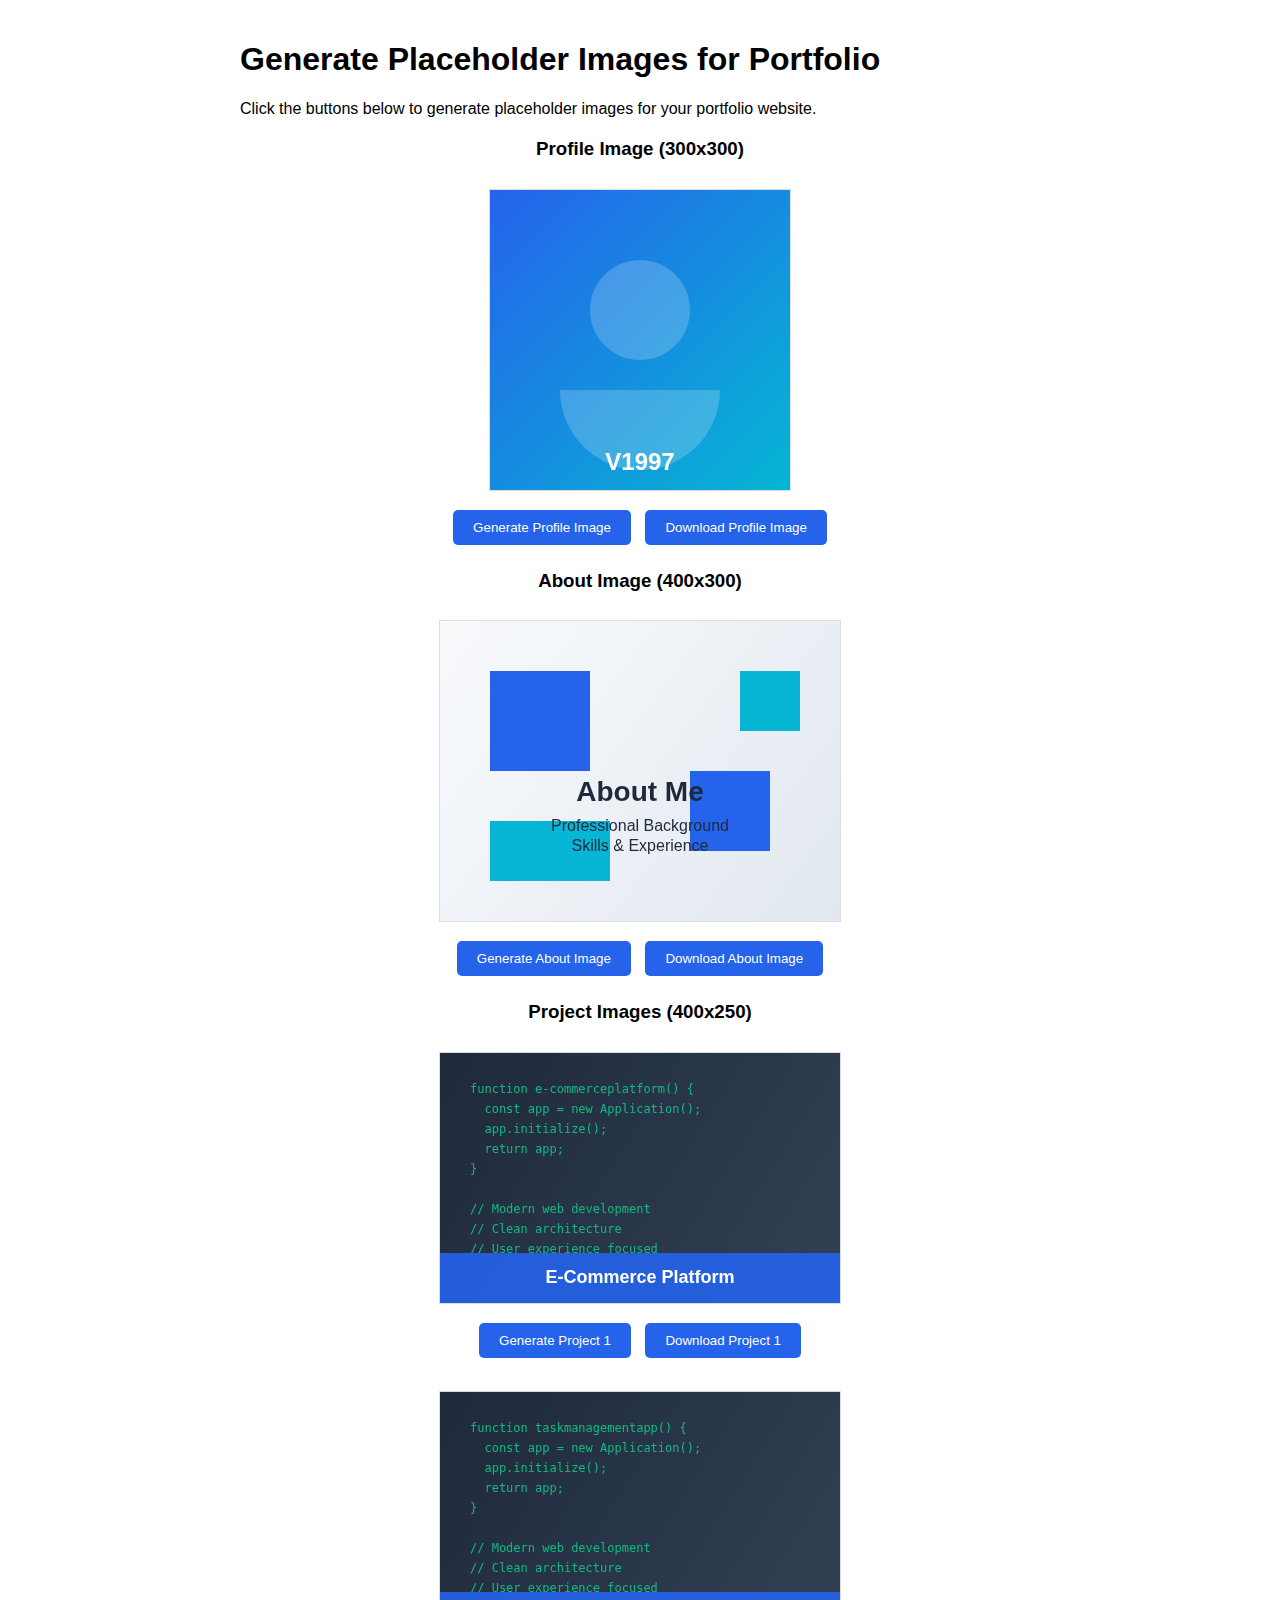
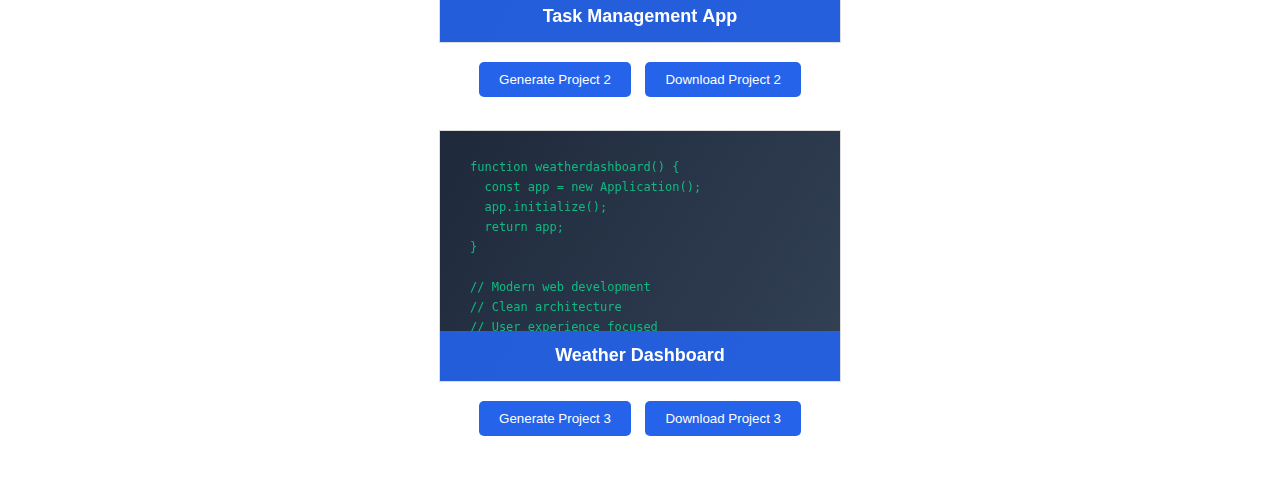
<file: generate-images.html>
<!DOCTYPE html>
<html lang="en">
<head>
    <meta charset="UTF-8">
    <meta name="viewport" content="width=device-width, initial-scale=1.0">
    <title>Generate Placeholder Images</title>
    <style>
        body {
            font-family: Arial, sans-serif;
            max-width: 800px;
            margin: 0 auto;
            padding: 20px;
        }
        .image-container {
            margin: 20px 0;
            text-align: center;
        }
        canvas {
            border: 1px solid #ddd;
            margin: 10px;
        }
        button {
            background: #2563eb;
            color: white;
            border: none;
            padding: 10px 20px;
            border-radius: 5px;
            cursor: pointer;
            margin: 5px;
        }
        button:hover {
            background: #1d4ed8;
        }
    </style>
</head>
<body>
    <h1>Generate Placeholder Images for Portfolio</h1>
    <p>Click the buttons below to generate placeholder images for your portfolio website.</p>
    
    <div class="image-container">
        <h3>Profile Image (300x300)</h3>
        <canvas id="profileCanvas" width="300" height="300"></canvas>
        <br>
        <button onclick="generateProfileImage()">Generate Profile Image</button>
        <button onclick="downloadImage('profileCanvas', 'profile.jpg')">Download Profile Image</button>
    </div>
    
    <div class="image-container">
        <h3>About Image (400x300)</h3>
        <canvas id="aboutCanvas" width="400" height="300"></canvas>
        <br>
        <button onclick="generateAboutImage()">Generate About Image</button>
        <button onclick="downloadImage('aboutCanvas', 'about.jpg')">Download About Image</button>
    </div>
    
    <div class="image-container">
        <h3>Project Images (400x250)</h3>
        <canvas id="project1Canvas" width="400" height="250"></canvas>
        <br>
        <button onclick="generateProjectImage('project1Canvas', 'E-Commerce Platform')">Generate Project 1</button>
        <button onclick="downloadImage('project1Canvas', 'project1.jpg')">Download Project 1</button>
        
        <br><br>
        <canvas id="project2Canvas" width="400" height="250"></canvas>
        <br>
        <button onclick="generateProjectImage('project2Canvas', 'Task Management App')">Generate Project 2</button>
        <button onclick="downloadImage('project2Canvas', 'project2.jpg')">Download Project 2</button>
        
        <br><br>
        <canvas id="project3Canvas" width="400" height="250"></canvas>
        <br>
        <button onclick="generateProjectImage('project3Canvas', 'Weather Dashboard')">Generate Project 3</button>
        <button onclick="downloadImage('project3Canvas', 'project3.jpg')">Download Project 3</button>
    </div>

    <script>
        function generateProfileImage() {
            const canvas = document.getElementById('profileCanvas');
            const ctx = canvas.getContext('2d');
            
            // Background gradient
            const gradient = ctx.createLinearGradient(0, 0, 300, 300);
            gradient.addColorStop(0, '#2563eb');
            gradient.addColorStop(1, '#06b6d4');
            
            ctx.fillStyle = gradient;
            ctx.fillRect(0, 0, 300, 300);
            
            // Profile icon
            ctx.fillStyle = 'rgba(255, 255, 255, 0.2)';
            ctx.beginPath();
            ctx.arc(150, 120, 50, 0, 2 * Math.PI);
            ctx.fill();
            
            ctx.beginPath();
            ctx.arc(150, 200, 80, 0, Math.PI);
            ctx.fill();
            
            // Text
            ctx.fillStyle = 'white';
            ctx.font = 'bold 24px Arial';
            ctx.textAlign = 'center';
            ctx.fillText('V1997', 150, 280);
        }
        
        function generateAboutImage() {
            const canvas = document.getElementById('aboutCanvas');
            const ctx = canvas.getContext('2d');
            
            // Background
            const gradient = ctx.createLinearGradient(0, 0, 400, 300);
            gradient.addColorStop(0, '#f8fafc');
            gradient.addColorStop(1, '#e2e8f0');
            
            ctx.fillStyle = gradient;
            ctx.fillRect(0, 0, 400, 300);
            
            // Decorative elements
            ctx.fillStyle = '#2563eb';
            ctx.fillRect(50, 50, 100, 100);
            ctx.fillRect(250, 150, 80, 80);
            
            ctx.fillStyle = '#06b6d4';
            ctx.fillRect(300, 50, 60, 60);
            ctx.fillRect(50, 200, 120, 60);
            
            // Text
            ctx.fillStyle = '#1e293b';
            ctx.font = 'bold 28px Arial';
            ctx.textAlign = 'center';
            ctx.fillText('About Me', 200, 180);
            
            ctx.font = '16px Arial';
            ctx.fillText('Professional Background', 200, 210);
            ctx.fillText('Skills & Experience', 200, 230);
        }
        
        function generateProjectImage(canvasId, projectName) {
            const canvas = document.getElementById(canvasId);
            const ctx = canvas.getContext('2d');
            
            // Background
            const gradient = ctx.createLinearGradient(0, 0, 400, 250);
            gradient.addColorStop(0, '#1e293b');
            gradient.addColorStop(1, '#334155');
            
            ctx.fillStyle = gradient;
            ctx.fillRect(0, 0, 400, 250);
            
            // Code-like elements
            ctx.fillStyle = '#10b981';
            ctx.font = '12px monospace';
            ctx.textAlign = 'left';
            
            const lines = [
                'function ' + projectName.toLowerCase().replace(/\s+/g, '') + '() {',
                '  const app = new Application();',
                '  app.initialize();',
                '  return app;',
                '}',
                '',
                '// Modern web development',
                '// Clean architecture',
                '// User experience focused'
            ];
            
            lines.forEach((line, index) => {
                ctx.fillText(line, 30, 40 + (index * 20));
            });
            
            // Project name overlay
            ctx.fillStyle = 'rgba(37, 99, 235, 0.9)';
            ctx.fillRect(0, 200, 400, 50);
            
            ctx.fillStyle = 'white';
            ctx.font = 'bold 18px Arial';
            ctx.textAlign = 'center';
            ctx.fillText(projectName, 200, 230);
        }
        
        function downloadImage(canvasId, filename) {
            const canvas = document.getElementById(canvasId);
            const link = document.createElement('a');
            link.download = filename;
            link.href = canvas.toDataURL('image/jpeg', 0.8);
            link.click();
        }
        
        // Generate all images on page load
        window.onload = function() {
            generateProfileImage();
            generateAboutImage();
            generateProjectImage('project1Canvas', 'E-Commerce Platform');
            generateProjectImage('project2Canvas', 'Task Management App');
            generateProjectImage('project3Canvas', 'Weather Dashboard');
        };
    </script>
</body>
</html>
</file>
